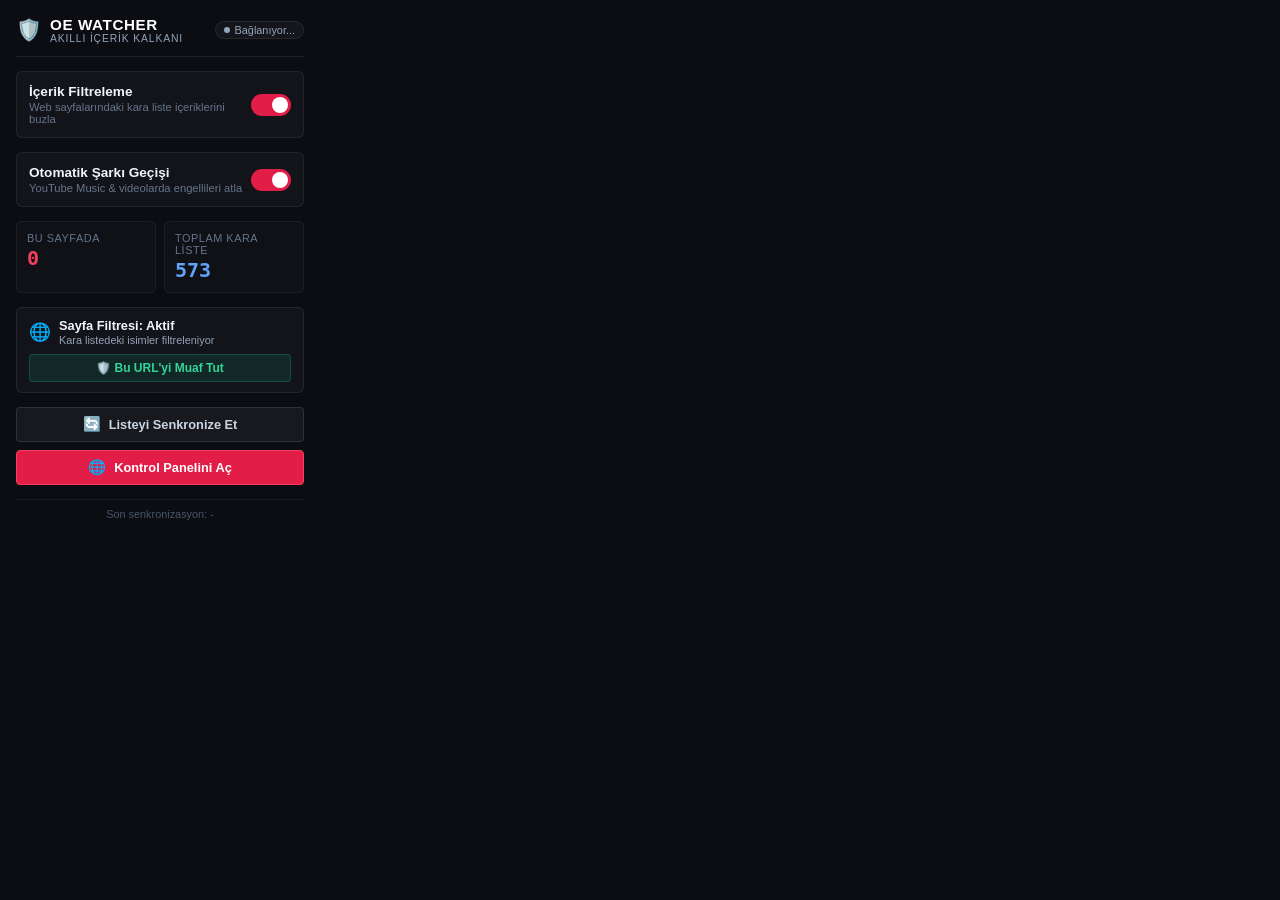
<file: extension-firefox/popup.html>
<!DOCTYPE html>
<html lang="tr">
<head>
  <meta charset="UTF-8">
  <meta name="viewport" content="width=device-width, initial-scale=1.0">
  <title>OE Watcher Kalkanı</title>
  <link rel="stylesheet" href="popup.css">
</head>
<body>
  <div class="popup-container">
    <!-- Header -->
    <header class="header">
      <div class="brand">
        <div class="brand-icon">🛡️</div>
        <div class="brand-info">
          <h1>OE WATCHER</h1>
          <span class="sub-brand">AKILLI İÇERİK KALKANI</span>
        </div>
      </div>
      <div class="status-indicator" id="statusBadge">
        <span class="dot"></span>
        <span id="statusText">Bağlanıyor...</span>
      </div>
    </header>

    <!-- Main Switch -->
    <div class="toggle-card">
      <div class="toggle-label">
        <strong>İçerik Filtreleme</strong>
        <span>Web sayfalarındaki kara liste içeriklerini buzla</span>
      </div>
      <label class="switch">
        <input type="checkbox" id="toggleEnabled" checked>
        <span class="slider"></span>
      </label>
    </div>

    <!-- Auto-Skip Switch -->
    <div class="toggle-card">
      <div class="toggle-label">
        <strong>Otomatik Şarkı Geçişi</strong>
        <span>YouTube Music & videolarda engellileri atla</span>
      </div>
      <label class="switch">
        <input type="checkbox" id="toggleAutoSkip" checked>
        <span class="slider"></span>
      </label>
    </div>

    <!-- Stats Grid -->
    <div class="stats-grid">
      <div class="stat-card">
        <span class="stat-label">Bu Sayfada</span>
        <span class="stat-val text-red" id="statTabCount">0</span>
      </div>
      <div class="stat-card">
        <span class="stat-label">Toplam Kara Liste</span>
        <span class="stat-val text-blue" id="statTotalPersons">573</span>
      </div>
    </div>

    <!-- URL Exclude / Whitelist Status & Action Card -->
    <div class="whitelist-card" id="whitelistCard">
      <div class="whitelist-info">
        <span class="whitelist-status-icon" id="whitelistIcon">🌐</span>
        <div class="whitelist-text-group">
          <strong id="whitelistTitle">Sayfa Filtresi: Aktif</strong>
          <span class="whitelist-desc" id="whitelistDesc">Kara listedeki isimler filtreleniyor</span>
        </div>
      </div>
      <button type="button" class="btn-whitelist" id="btnToggleExcludeUrl">
        🛡️ Bu URL'yi Muaf Tut
      </button>
    </div>

    <!-- Quick Action Buttons -->
    <div class="actions">
      <button type="button" class="btn btn-secondary" id="btnSync">
        <span class="btn-icon">🔄</span>
        Listeyi Senkronize Et
      </button>
      <button type="button" class="btn btn-primary" id="btnOpenDashboard">
        <span class="btn-icon">🌐</span>
        Kontrol Panelini Aç
      </button>
    </div>

    <!-- Footer -->
    <footer class="footer">
      <span id="lastSyncText">Son senkronizasyon: -</span>
    </footer>
  </div>

  <script src="popup.js"></script>
</body>
</html>
</file>
<file: extension-firefox/popup.css>
* {
  margin: 0;
  padding: 0;
  box-sizing: border-box;
}

body {
  width: 320px;
  background: #0b0d13;
  color: #f8fafc;
  font-family: -apple-system, BlinkMacSystemFont, "Segoe UI", Roboto, sans-serif;
  font-size: 13px;
  overflow: hidden;
}

.popup-container {
  padding: 16px;
  display: flex;
  flex-direction: column;
  gap: 14px;
}

/* Header */
.header {
  display: flex;
  justify-content: space-between;
  align-items: center;
  border-bottom: 1px solid rgba(255, 255, 255, 0.08);
  padding-bottom: 12px;
}

.brand {
  display: flex;
  align-items: center;
  gap: 8px;
}

.brand-icon {
  font-size: 1.3rem;
}

.brand-info h1 {
  font-size: 0.95rem;
  font-weight: 700;
  letter-spacing: 0.04em;
  color: #fff;
}

.sub-brand {
  font-size: 0.65rem;
  letter-spacing: 0.08em;
  color: #94a3b8;
  display: block;
}

.status-indicator {
  display: flex;
  align-items: center;
  gap: 5px;
  font-size: 0.68rem;
  padding: 2px 8px;
  border-radius: 12px;
  background: rgba(255, 255, 255, 0.04);
  border: 1px solid rgba(255, 255, 255, 0.08);
  color: #94a3b8;
}

.status-indicator.connected {
  border-color: rgba(34, 197, 94, 0.3);
  color: #4ade80;
  background: rgba(34, 197, 94, 0.1);
}

.status-indicator.offline {
  border-color: rgba(245, 158, 11, 0.3);
  color: #fbbf24;
  background: rgba(245, 158, 11, 0.1);
}

.status-indicator .dot {
  width: 6px;
  height: 6px;
  border-radius: 50%;
  background: currentColor;
}

/* Toggle Card */
.toggle-card {
  display: flex;
  justify-content: space-between;
  align-items: center;
  background: rgba(255, 255, 255, 0.03);
  border: 1px solid rgba(255, 255, 255, 0.07);
  border-radius: 6px;
  padding: 12px;
}

.toggle-label {
  display: flex;
  flex-direction: column;
  gap: 2px;
}

.toggle-label strong {
  font-size: 0.85rem;
  color: #f1f5f9;
}

.toggle-label span {
  font-size: 0.7rem;
  color: #64748b;
}

/* Switch */
.switch {
  position: relative;
  display: inline-block;
  width: 40px;
  height: 22px;
  flex-shrink: 0;
}

.switch input {
  opacity: 0;
  width: 0;
  height: 0;
}

.slider {
  position: absolute;
  cursor: pointer;
  top: 0;
  left: 0;
  right: 0;
  bottom: 0;
  background-color: #334155;
  transition: 0.25s cubic-bezier(0.4, 0, 0.2, 1);
  border-radius: 22px;
}

.slider:before {
  position: absolute;
  content: "";
  height: 16px;
  width: 16px;
  left: 3px;
  bottom: 3px;
  background-color: white;
  transition: 0.25s cubic-bezier(0.4, 0, 0.2, 1);
  border-radius: 50%;
}

input:checked + .slider {
  background-color: #e11d48;
}

input:checked + .slider:before {
  transform: translateX(18px);
}

/* Stats Grid */
.stats-grid {
  display: grid;
  grid-template-columns: 1fr 1fr;
  gap: 8px;
}

.stat-card {
  background: rgba(255, 255, 255, 0.02);
  border: 1px solid rgba(255, 255, 255, 0.06);
  border-radius: 6px;
  padding: 10px;
  display: flex;
  flex-direction: column;
  gap: 2px;
}

.stat-label {
  font-size: 0.68rem;
  text-transform: uppercase;
  letter-spacing: 0.05em;
  color: #64748b;
}

.stat-val {
  font-size: 1.25rem;
  font-weight: 700;
  font-family: ui-monospace, SFMono-Regular, Menlo, Monaco, Consolas, monospace;
}

.text-red { color: #f43f5e; }
.text-blue { color: #60a5fa; }

/* Buttons */
.actions {
  display: flex;
  flex-direction: column;
  gap: 8px;
}

.btn {
  display: flex;
  align-items: center;
  justify-content: center;
  gap: 8px;
  width: 100%;
  padding: 8px 12px;
  border-radius: 4px;
  font-size: 0.8rem;
  font-weight: 600;
  cursor: pointer;
  transition: all 0.15s ease;
  border: none;
  font-family: inherit;
}

.btn-icon {
  font-size: 0.9rem;
}

.btn-primary {
  background: #e11d48;
  color: #fff;
  border: 1px solid #f43f5e;
}

.btn-primary:hover {
  background: #be123c;
}

.btn-secondary {
  background: rgba(255, 255, 255, 0.05);
  color: #cbd5e1;
  border: 1px solid rgba(255, 255, 255, 0.1);
}

.btn-secondary:hover {
  background: rgba(255, 255, 255, 0.1);
  color: #fff;
}

/* Whitelist / URL Exclude Card */
.whitelist-card {
  background: rgba(255, 255, 255, 0.03);
  border: 1px solid rgba(255, 255, 255, 0.08);
  border-radius: 6px;
  padding: 10px 12px;
  display: flex;
  flex-direction: column;
  gap: 8px;
  transition: all 0.2s ease;
}

.whitelist-card.is-whitelisted {
  background: rgba(16, 185, 129, 0.08);
  border-color: rgba(16, 185, 129, 0.3);
}

.whitelist-info {
  display: flex;
  align-items: center;
  gap: 8px;
}

.whitelist-status-icon {
  font-size: 1.1rem;
}

.whitelist-text-group {
  display: flex;
  flex-direction: column;
  gap: 1px;
  overflow: hidden;
}

.whitelist-text-group strong {
  font-size: 0.8rem;
  color: #f1f5f9;
}

.whitelist-desc {
  font-size: 0.68rem;
  color: #94a3b8;
  white-space: nowrap;
  overflow: hidden;
  text-overflow: ellipsis;
}

.btn-whitelist {
  padding: 6px 10px;
  font-size: 0.75rem;
  border-radius: 4px;
  cursor: pointer;
  font-weight: 600;
  display: flex;
  align-items: center;
  justify-content: center;
  gap: 6px;
  transition: all 0.15s ease;
  background: rgba(16, 185, 129, 0.12);
  color: #34d399;
  border: 1px solid rgba(16, 185, 129, 0.28);
}

.btn-whitelist:hover {
  background: rgba(16, 185, 129, 0.22);
  color: #fff;
}

.btn-whitelist.remove {
  background: rgba(239, 68, 68, 0.1);
  color: #f87171;
  border-color: rgba(239, 68, 68, 0.25);
}

.btn-whitelist.remove:hover {
  background: rgba(239, 68, 68, 0.2);
  color: #fff;
}

/* Footer */
.footer {
  border-top: 1px solid rgba(255, 255, 255, 0.06);
  padding-top: 8px;
  text-align: center;
  font-size: 0.68rem;
  color: #475569;
}
</file>
